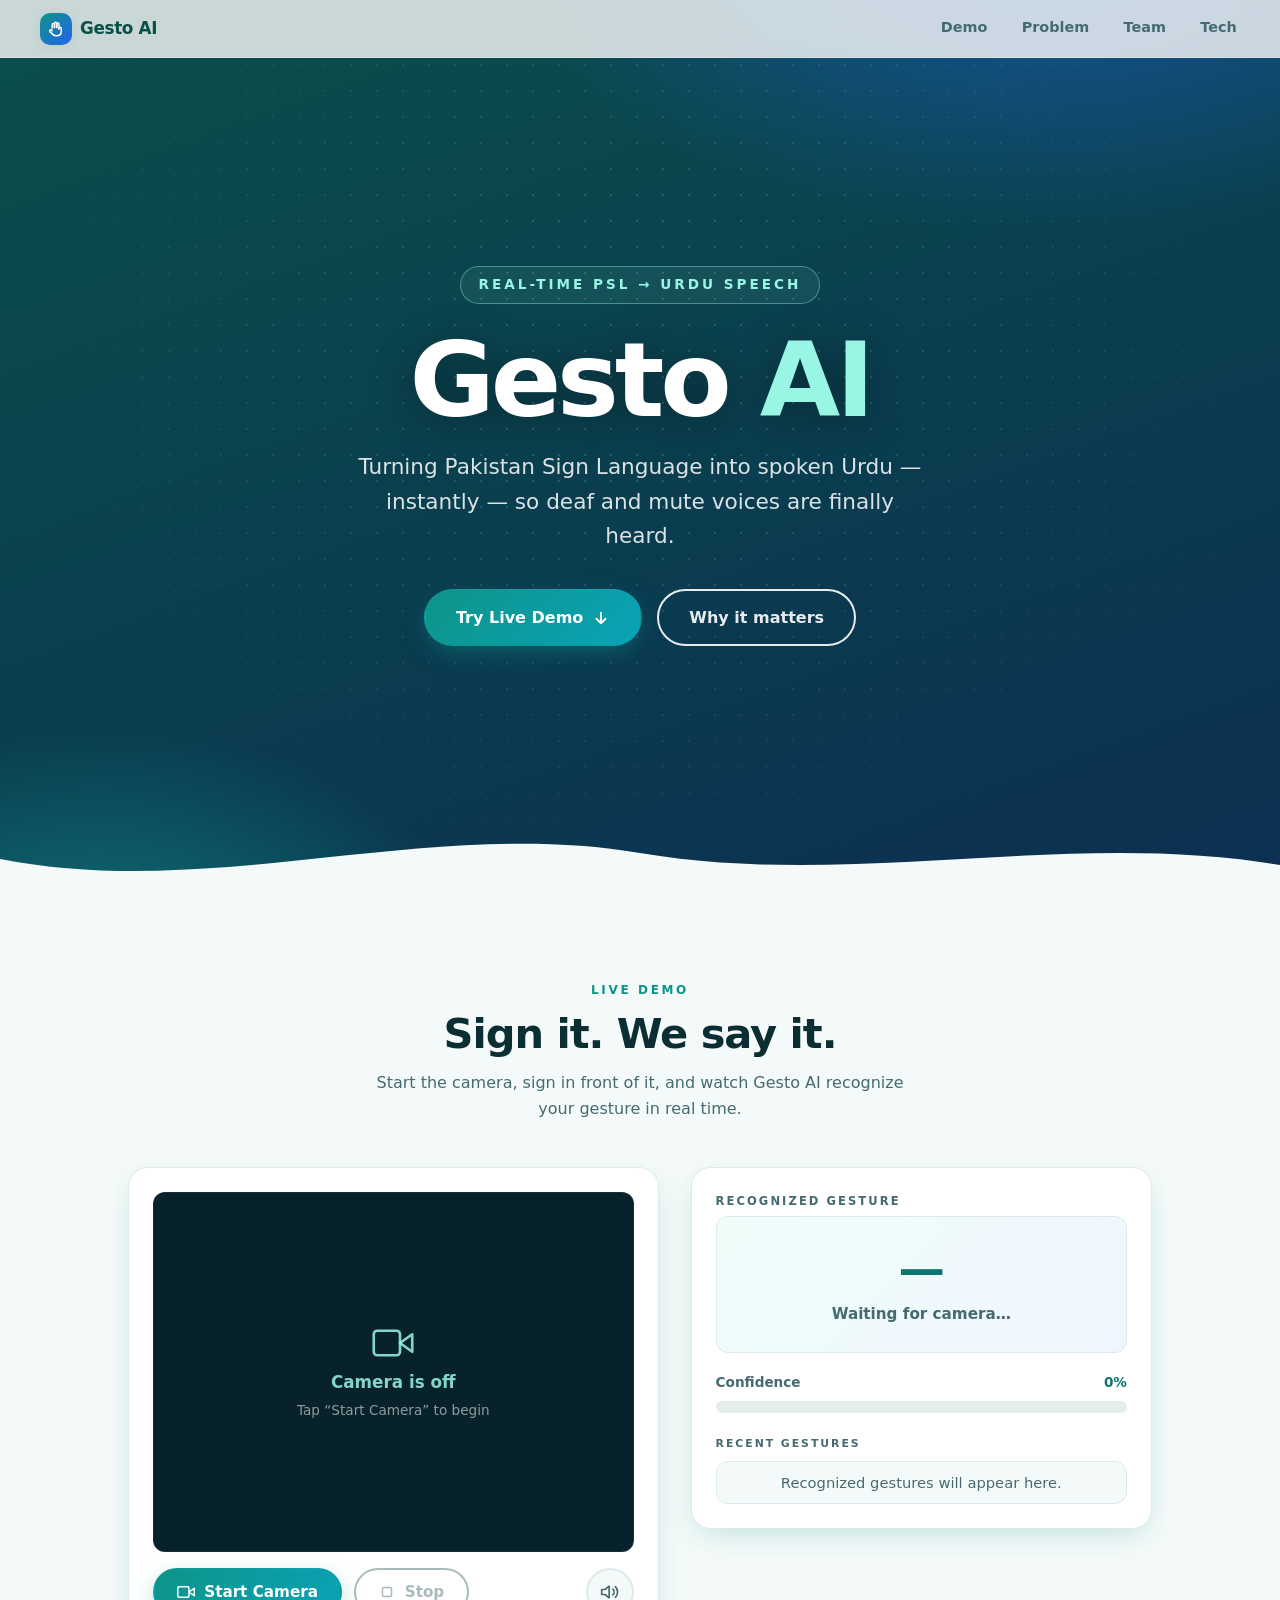
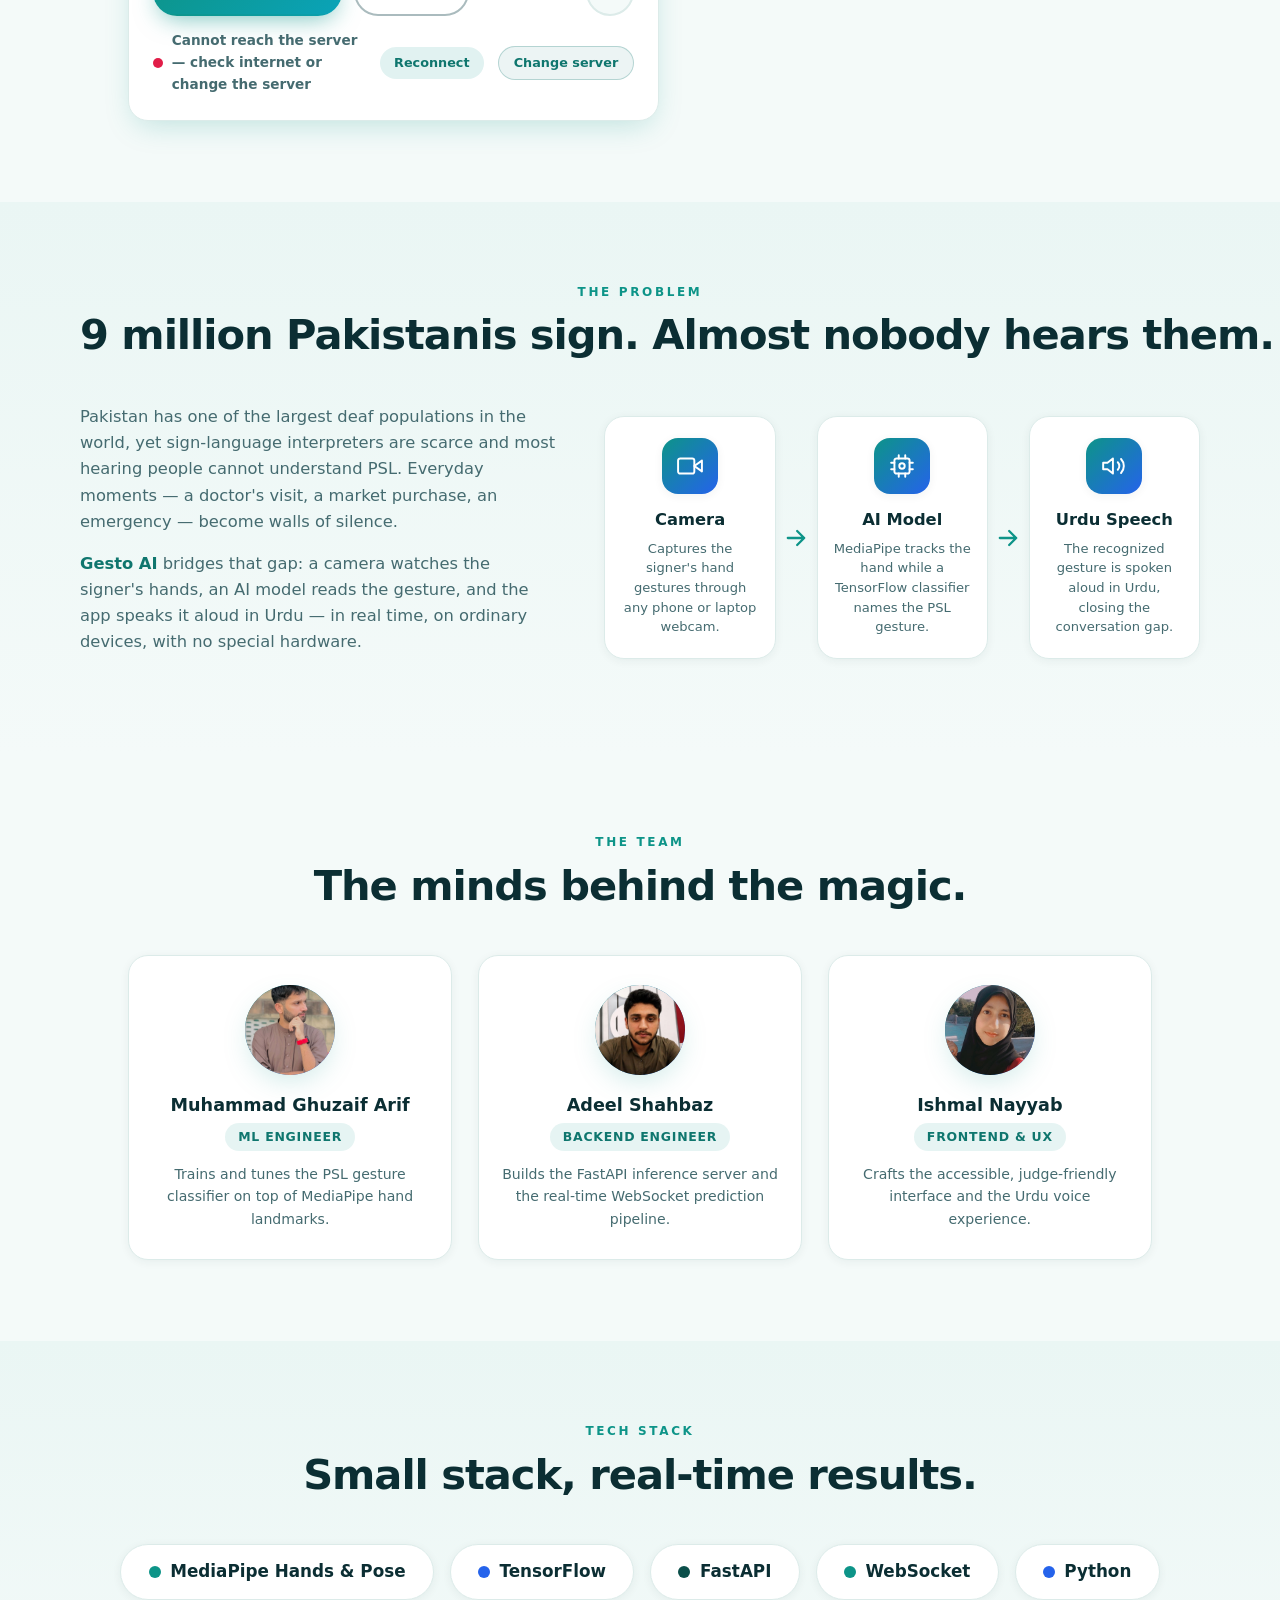
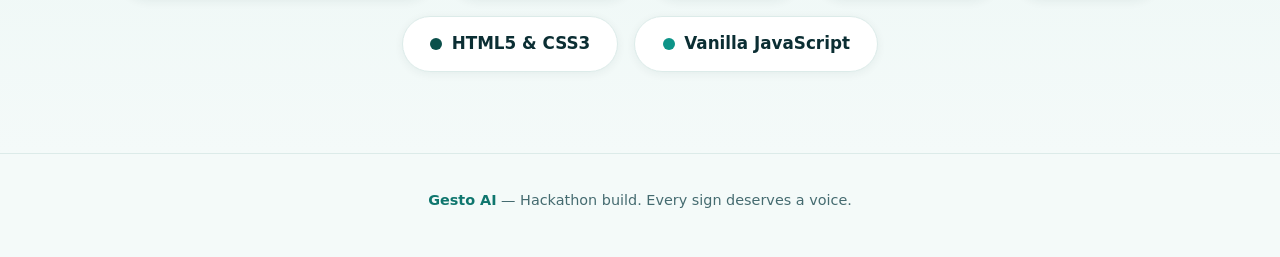
<file: chat-1/gesto-ai/frontend/index.html>
<!DOCTYPE html>
<html lang="en">
<head>
  <meta charset="UTF-8" />
  <meta name="viewport" content="width=device-width, initial-scale=1.0, viewport-fit=cover" />
  <meta name="description" content="Gesto AI — real-time Pakistan Sign Language to Urdu speech translation for deaf and mute individuals." />
  <title>Gesto AI — Pakistan Sign Language to Urdu Speech</title>
  <link rel="stylesheet" href="style.css" />
</head>
<body>

  <!-- ============ STICKY NAV ============ -->
  <header class="nav">
    <a class="nav__brand" href="#hero" aria-label="Gesto AI home">
      <span class="nav__brand-mark" aria-hidden="true">
        <svg viewBox="0 0 24 24" width="18" height="18" fill="none" stroke="currentColor" stroke-width="2" stroke-linecap="round" stroke-linejoin="round">
          <path d="M7 11V6a1.5 1.5 0 0 1 3 0v4"/>
          <path d="M10 10V4.5a1.5 1.5 0 0 1 3 0V10"/>
          <path d="M13 10V5.5a1.5 1.5 0 0 1 3 0V12"/>
          <path d="M16 12v-1a1.5 1.5 0 0 1 3 0v4c0 3.5-2.5 6-6 6h-1c-2 0-3.2-.7-4.3-1.8L4 15.5c-.6-.6-.6-1.5 0-2.1.6-.6 1.5-.6 2.1 0L7 14.3"/>
        </svg>
      </span>
      Gesto&nbsp;AI
    </a>
    <nav class="nav__links" aria-label="Sections">
      <a href="#demo">Demo</a>
      <a href="#about">Problem</a>
      <a href="#team">Team</a>
      <a href="#tech">Tech</a>
    </nav>
  </header>

  <main>

    <!-- ============ 1. HERO ============ -->
    <section id="hero" class="hero" aria-labelledby="hero-title">
      <div class="hero__bg" aria-hidden="true"></div>

      <div class="hero__content">
        <p class="hero__eyebrow reveal">Real-time PSL &rarr; Urdu Speech</p>
        <h1 id="hero-title" class="hero__title reveal d1">Gesto <span>AI</span></h1>
        <p class="hero__tagline reveal d2">
          Turning Pakistan Sign Language into spoken Urdu — instantly —
          so deaf and mute voices are finally heard.
        </p>
        <div class="hero__actions reveal d3">
          <a href="#demo" class="btn btn--primary" id="hero-cta">
            Try Live Demo
            <svg viewBox="0 0 24 24" width="18" height="18" fill="none" stroke="currentColor" stroke-width="2.5" stroke-linecap="round" stroke-linejoin="round" aria-hidden="true"><path d="M12 5v14m0 0 6-6m-6 6-6-6"/></svg>
          </a>
          <a href="#about" class="btn btn--ghost">Why it matters</a>
        </div>
      </div>

      <div class="hero__wave" aria-hidden="true">
        <svg viewBox="0 0 1440 90" preserveAspectRatio="none"><path d="M0,48 C240,90 480,6 720,42 C960,78 1200,18 1440,54 L1440,90 L0,90 Z" fill="var(--surface)"/></svg>
      </div>
    </section>

    <!-- ============ 2. LIVE DEMO ============ -->
    <section id="demo" class="section demo" aria-labelledby="demo-title">
      <div class="section__head">
        <p class="section__eyebrow">Live Demo</p>
        <h2 id="demo-title" class="section__title">Sign it. We say it.</h2>
        <p class="section__sub">Start the camera, sign in front of it, and watch Gesto AI recognize your gesture in real time.</p>
      </div>

      <div class="demo__grid">

        <!-- Camera panel -->
        <div class="panel demo__camera-panel">
          <div class="demo__camera">
            <video id="webcam" autoplay playsinline muted aria-label="Webcam preview of the signer"></video>
            <div class="demo__camera-overlay" id="camera-placeholder">
              <svg viewBox="0 0 24 24" width="42" height="42" fill="none" stroke="currentColor" stroke-width="1.5" stroke-linecap="round" stroke-linejoin="round" aria-hidden="true">
                <path d="M23 7l-7 5 7 5V7z"/><rect x="1" y="5" width="15" height="14" rx="2"/>
              </svg>
              <p>Camera is off</p>
              <span>Tap “Start Camera” to begin</span>
            </div>
            <div class="demo__scanline" id="scanline" aria-hidden="true"></div>
          </div>

          <div class="demo__controls">
            <button id="start-camera" class="btn btn--primary btn--tap">
              <svg viewBox="0 0 24 24" width="18" height="18" fill="none" stroke="currentColor" stroke-width="2" stroke-linecap="round" stroke-linejoin="round" aria-hidden="true"><path d="M23 7l-7 5 7 5V7z"/><rect x="1" y="5" width="15" height="14" rx="2"/></svg>
              Start Camera
            </button>
            <button id="stop-camera" class="btn btn--ghost btn--tap" disabled>
              <svg viewBox="0 0 24 24" width="18" height="18" fill="none" stroke="currentColor" stroke-width="2" stroke-linecap="round" stroke-linejoin="round" aria-hidden="true"><rect x="6" y="6" width="12" height="12" rx="2"/></svg>
              Stop
            </button>
            <button id="speaker-btn" class="speaker-btn" aria-label="Toggle Urdu voice output" aria-pressed="false" title="Urdu voice off">
              <svg viewBox="0 0 24 24" width="20" height="20" fill="none" stroke="currentColor" stroke-width="2" stroke-linecap="round" stroke-linejoin="round" aria-hidden="true">
                <path d="M11 5 6 9H2v6h4l5 4V5z"/><path class="speaker-wave" d="M15.5 8.5a5 5 0 0 1 0 7"/><path class="speaker-wave" d="M18.5 5.5a9.5 9.5 0 0 1 0 13"/>
              </svg>
              <span class="speaker-btn__tip" role="tooltip">Toggle Urdu voice</span>
            </button>
          </div>

          <p class="demo__conn" id="conn-status" role="status">
            <span class="conn-dot" id="conn-dot"></span>
            <span id="conn-text">Server disconnected</span>
            <button id="reconnect-btn" class="conn-retry" hidden>Reconnect</button>
            <button id="change-server-btn" class="conn-retry" hidden>Change server</button>
          </p>
        </div>

        <!-- Results panel -->
        <div class="panel demo__results-panel">
          <p class="results__label">Recognized Gesture</p>

          <div class="results__gesture-wrap" aria-live="polite">
            <p class="results__gesture" id="gesture-name">&mdash;</p>
            <p class="results__status" id="status-line">Waiting for camera&hellip;</p>
          </div>

          <div class="results__confidence">
            <div class="results__confidence-head">
              <span>Confidence</span>
              <span id="confidence-pct" class="results__pct">0%</span>
            </div>
            <div class="progress" role="progressbar" aria-label="Recognition confidence"
                 aria-valuemin="0" aria-valuemax="100" aria-valuenow="0" id="progress-wrap">
              <div class="progress__fill" id="progress-fill"></div>
            </div>
          </div>

          <div class="results__history">
            <p class="results__label results__label--small">Recent Gestures</p>
            <ul class="history-list" id="history-list" aria-live="polite">
              <li class="history-list__empty" id="history-empty">Recognized gestures will appear here.</li>
            </ul>
          </div>
        </div>

      </div>
    </section>

    <!-- ============ 3. PROBLEM / ABOUT ============ -->
    <section id="about" class="section section--alt" aria-labelledby="about-title">
      <div class="section__head">
        <p class="section__eyebrow">The Problem</p>
        <h2 id="about-title" class="section__title">9 million Pakistanis sign. Almost nobody hears them.</h2>
      </div>

      <div class="about__grid">
        <div class="about__text">
          <p>
            Pakistan has one of the largest deaf populations in the world, yet sign-language
            interpreters are scarce and most hearing people cannot understand PSL. Everyday
            moments — a doctor's visit, a market purchase, an emergency — become walls of silence.
          </p>
          <p>
            <strong>Gesto AI</strong> bridges that gap: a camera watches the signer's hands, an
            AI model reads the gesture, and the app speaks it aloud in Urdu — in real time,
            on ordinary devices, with no special hardware.
          </p>
        </div>

        <ol class="steps" aria-label="How Gesto AI works">
          <li class="step">
            <div class="step__icon" aria-hidden="true">
              <svg viewBox="0 0 24 24" width="26" height="26" fill="none" stroke="currentColor" stroke-width="1.8" stroke-linecap="round" stroke-linejoin="round"><path d="M23 7l-7 5 7 5V7z"/><rect x="1" y="5" width="15" height="14" rx="2"/></svg>
            </div>
            <h3>Camera</h3>
            <p>Captures the signer's hand gestures through any phone or laptop webcam.</p>
          </li>
          <li class="step-arrow" aria-hidden="true">
            <svg viewBox="0 0 24 24" width="28" height="28" fill="none" stroke="currentColor" stroke-width="2" stroke-linecap="round" stroke-linejoin="round"><path d="M5 12h14m0 0-6-6m6 6-6 6"/></svg>
          </li>
          <li class="step">
            <div class="step__icon" aria-hidden="true">
              <svg viewBox="0 0 24 24" width="26" height="26" fill="none" stroke="currentColor" stroke-width="1.8" stroke-linecap="round" stroke-linejoin="round"><rect x="5" y="5" width="14" height="14" rx="2"/><path d="M9 2v3M15 2v3M9 19v3M15 19v3M2 9h3M2 15h3M19 9h3M19 15h3"/><circle cx="12" cy="12" r="2.5"/></svg>
            </div>
            <h3>AI Model</h3>
            <p>MediaPipe tracks the hand while a TensorFlow classifier names the PSL gesture.</p>
          </li>
          <li class="step-arrow" aria-hidden="true">
            <svg viewBox="0 0 24 24" width="28" height="28" fill="none" stroke="currentColor" stroke-width="2" stroke-linecap="round" stroke-linejoin="round"><path d="M5 12h14m0 0-6-6m6 6-6 6"/></svg>
          </li>
          <li class="step">
            <div class="step__icon" aria-hidden="true">
              <svg viewBox="0 0 24 24" width="26" height="26" fill="none" stroke="currentColor" stroke-width="1.8" stroke-linecap="round" stroke-linejoin="round"><path d="M11 5 6 9H2v6h4l5 4V5z"/><path d="M15.5 8.5a5 5 0 0 1 0 7"/><path d="M18.5 5.5a9.5 9.5 0 0 1 0 13"/></svg>
            </div>
            <h3>Urdu Speech</h3>
            <p>The recognized gesture is spoken aloud in Urdu, closing the conversation gap.</p>
          </li>
        </ol>
      </div>
    </section>

    
        <!-- ============ 4. TEAM ============ -->
    <section id="team" class="section" aria-labelledby="team-title">
      <div class="section__head">
        <p class="section__eyebrow">The Team</p>
        <h2 id="team-title" class="section__title">The minds behind the magic.</h2>
      </div>

      <div class="team__grid">
        <article class="member">
          <div class="member__avatar">
            <img src="team/ghuzaif.jpeg" alt="Muhammad Ghuzaif Arif" />
          </div>
          <h3>Muhammad Ghuzaif Arif</h3>
          <p class="member__role">ML Engineer</p>
          <p class="member__desc">Trains and tunes the PSL gesture classifier on top of MediaPipe hand landmarks.</p>
        </article>
        <article class="member">
          <div class="member__avatar">
            <img src="team/adeel.jpeg" alt="Adeel Shahbaz" />
          </div>
          <h3>Adeel Shahbaz</h3>
          <p class="member__role">Backend Engineer</p>
          <p class="member__desc">Builds the FastAPI inference server and the real-time WebSocket prediction pipeline.</p>
        </article>
        <article class="member">
          <div class="member__avatar">
            <img src="team/ishmal.jpeg" alt="Ishmal Nayyab" />
          </div>
          <h3>Ishmal Nayyab</h3>
          <p class="member__role">Frontend &amp; UX</p>
          <p class="member__desc">Crafts the accessible, judge-friendly interface and the Urdu voice experience.</p>
        </article>
      </div>
    </section>

         <!-- ============ 5. TECH STACK ============ -->
    <section id="tech" class="section section--alt" aria-labelledby="tech-title">
      <div class="section__head">
        <p class="section__eyebrow">Tech Stack</p>
        <h2 id="tech-title" class="section__title">Small stack, real-time results.</h2>
      </div>
      <ul class="badges" aria-label="Technologies used">
        <li class="badge"><span class="badge__dot badge__dot--teal" aria-hidden="true"></span>MediaPipe Hands &amp; Pose</li>
        <li class="badge"><span class="badge__dot badge__dot--blue" aria-hidden="true"></span>TensorFlow</li>
        <li class="badge"><span class="badge__dot badge__dot--deep" aria-hidden="true"></span>FastAPI</li>
        <li class="badge"><span class="badge__dot badge__dot--teal" aria-hidden="true"></span>WebSocket</li>
        <li class="badge"><span class="badge__dot badge__dot--blue" aria-hidden="true"></span>Python</li>
        <li class="badge"><span class="badge__dot badge__dot--deep" aria-hidden="true"></span>HTML5 &amp; CSS3</li>
        <li class="badge"><span class="badge__dot badge__dot--teal" aria-hidden="true"></span>Vanilla JavaScript</li>
      </ul>
    </section>
  </main>
  <footer class="footer">
    <p><strong>Gesto AI</strong> &mdash; Hackathon build. Every sign deserves a voice.</p>
  </footer>
  <script src="script.js"></script>
</body>
</html>
</file>
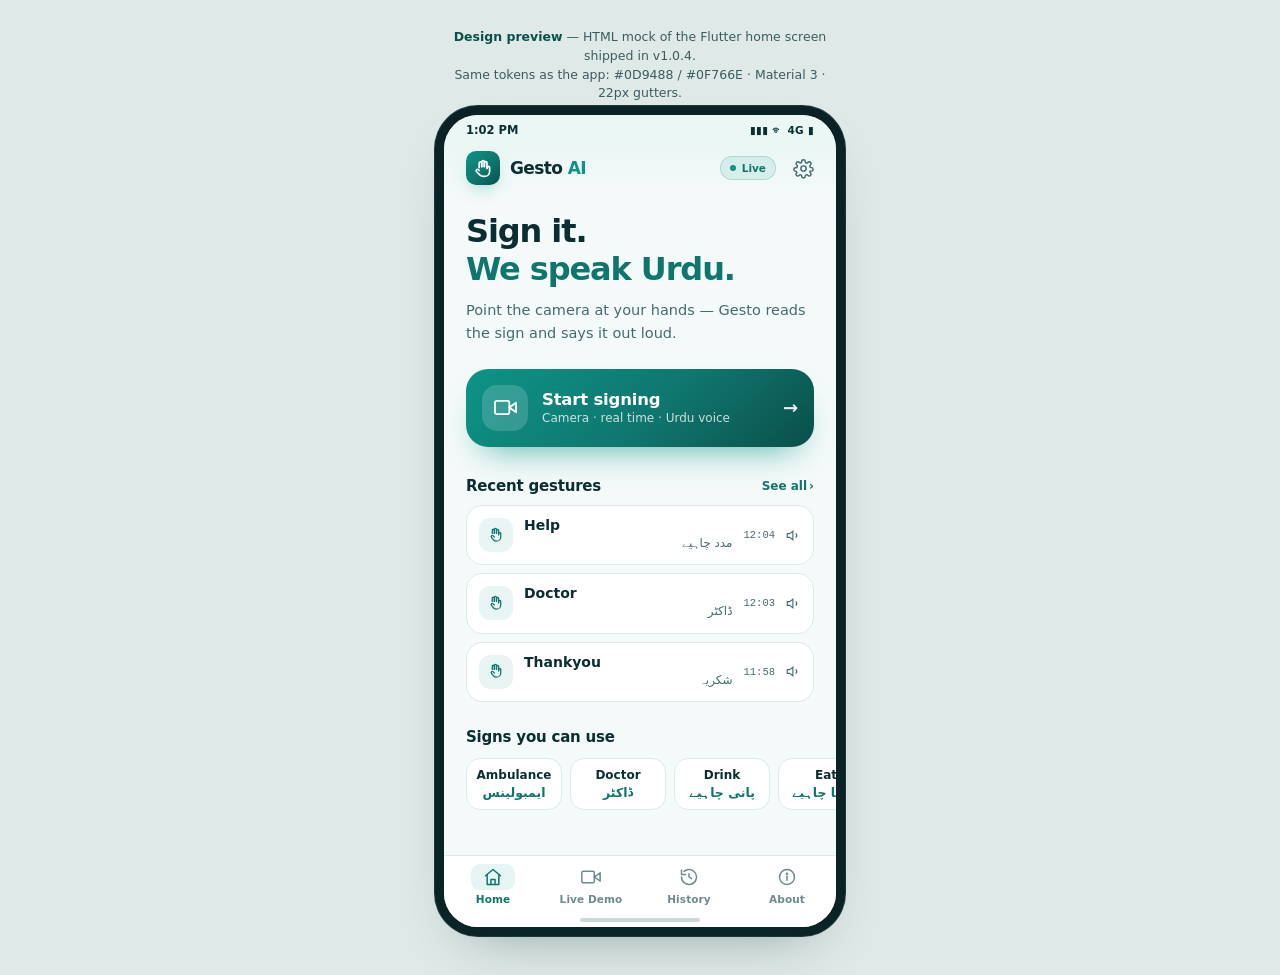
<file: chat-1/gesto-ai/mobile/docs/preview/index.html>
<!DOCTYPE html>
<html lang="en">
<head>
<meta charset="utf-8" />
<meta name="viewport" content="width=device-width, initial-scale=1" />
<title>Gesto AI — Home (v1.0.4 preview)</title>
<style>
  :root{
    --ink:#0B2E33; --ink-soft:#456B70; --teal:#0D9488; --teal-deep:#0F766E;
    --teal-dark:#0B4F4A; --aqua:#99F6E4; --surface:#F4FAF9; --card:#fff;
    --line:#DCEBE9; --danger:#E11D48; --amber:#D97706;
  }
  *{box-sizing:border-box;margin:0;padding:0}
  body{
    font-family:"Segoe UI",system-ui,-apple-system,"Noto Sans",Arial,sans-serif;
    background:#dfeae8;color:var(--ink);display:flex;justify-content:center;
    padding:28px 16px 48px;min-height:100vh;
  }
  .wrap{width:392px}
  .caption{
    font-size:12.5px;color:#3d5a5e;text-align:center;margin-bottom:12px;line-height:1.5;
  }
  .caption b{color:#0B4F4A}
  .phone{
    width:392px;height:812px;background:var(--surface);border-radius:34px;overflow:hidden;
    box-shadow:0 26px 60px -24px rgba(11,46,51,.45),0 0 0 9px #0b2326,0 0 0 10px #1d3a3d;
    display:flex;flex-direction:column;position:relative;
  }
  /* status bar */
  .statusbar{
    height:30px;display:flex;align-items:center;justify-content:space-between;
    padding:0 22px;font-size:11.5px;font-weight:600;color:var(--ink);
    background:#EAF7F4;
  }
  .statusbar .right{display:flex;gap:6px;align-items:center;font-size:10.5px;letter-spacing:.3px}
  .scroll{flex:1;overflow-y:auto;overflow-x:hidden}
  .scroll::-webkit-scrollbar{width:0}

  /* header */
  header{
    background:linear-gradient(#EAF7F4,var(--surface));
    padding:6px 16px 10px 22px;display:flex;align-items:center;gap:10px;
  }
  .brandmark{
    width:34px;height:34px;border-radius:10px;
    background:linear-gradient(135deg,var(--teal),var(--teal-deep) 55%,var(--teal-dark));
    display:grid;place-items:center;box-shadow:0 8px 18px -8px rgba(13,148,136,.55);
  }
  .brandmark svg{width:21px;height:21px;stroke:#fff;fill:none;stroke-width:1.9;stroke-linecap:round;stroke-linejoin:round}
  .brandtitle{font-size:17px;font-weight:900;letter-spacing:-.6px}
  .brandtitle span{color:var(--teal)}
  .spacer{flex:1}
  .pill{
    display:flex;align-items:center;gap:6px;padding:5px 9px;border-radius:999px;
    background:rgba(13,148,136,.10);border:1px solid rgba(13,148,136,.22);
    font-size:10.5px;font-weight:800;color:var(--teal-deep);
  }
  .dot{width:6px;height:6px;border-radius:50%;background:var(--teal)}
  .gear{width:34px;height:34px;display:grid;place-items:center;color:var(--ink-soft)}
  .gear svg{width:21px;height:21px;stroke:currentColor;fill:none;stroke-width:1.7}

  /* body */
  main{padding:18px 22px 0}
  h1{font-size:32px;line-height:1.18;font-weight:900;letter-spacing:-1.1px}
  h1 .accent{color:var(--teal-deep)}
  .tagline{margin-top:10px;font-size:14.5px;line-height:1.6;color:var(--ink-soft)}

  /* CTA */
  .cta{
    margin-top:24px;border-radius:22px;padding:16px;display:flex;align-items:center;gap:14px;
    background:linear-gradient(135deg,var(--teal),var(--teal-deep) 55%,var(--teal-dark));
    color:#fff;box-shadow:0 18px 34px -18px rgba(13,148,136,.75);cursor:pointer;
  }
  .cta .glyph{
    width:46px;height:46px;border-radius:15px;background:rgba(255,255,255,.16);
    display:grid;place-items:center;flex:none;
  }
  .cta .glyph svg{width:23px;height:23px;stroke:#fff;fill:none;stroke-width:1.9;stroke-linecap:round;stroke-linejoin:round}
  .cta .text{flex:1}
  .cta .title{font-size:16.5px;font-weight:800;letter-spacing:-.2px}
  .cta .sub{font-size:12px;color:rgba(255,255,255,.78);margin-top:2px}
  .cta .arrow{color:rgba(255,255,255,.9);font-size:18px;font-weight:700}

  /* section */
  .sechead{display:flex;align-items:center;margin:30px 0 10px}
  .sechead h2{font-size:15px;font-weight:700;letter-spacing:-.2px}
  .sechead .more{
    margin-left:auto;font-size:12px;font-weight:700;color:var(--teal-deep);
    display:flex;align-items:center;gap:2px;
  }
  .sechead.tight{margin:26px 0 12px}

  /* rows */
  .row{
    display:flex;align-items:center;gap:11px;background:var(--card);
    border:1px solid var(--line);border-radius:16px;padding:11px 12px;margin-bottom:8px;
  }
  .row .icon{
    width:34px;height:34px;border-radius:11px;background:rgba(13,148,136,.09);
    display:grid;place-items:center;flex:none;color:var(--teal-deep);
  }
  .row .icon svg{width:17px;height:17px;stroke:currentColor;fill:none;stroke-width:1.8;stroke-linecap:round;stroke-linejoin:round}
  .row .body{flex:1;min-width:0}
  .row .en{font-size:14px;font-weight:700}
  .row .ur{font-size:12px;line-height:1.7;color:var(--ink-soft);direction:rtl;text-align:right;white-space:nowrap;overflow:hidden;text-overflow:ellipsis}
  .row .time{font-family:ui-monospace,monospace;font-size:10.5px;color:var(--ink-soft)}
  .row .speak{color:var(--ink-soft);display:grid;place-items:center}
  .row .speak svg{width:15px;height:15px;stroke:currentColor;fill:none;stroke-width:1.8}

  /* gesture strip */
  .strip{display:flex;gap:8px;overflow-x:auto;padding:0 22px 22px;scrollbar-width:none}
  .strip::-webkit-scrollbar{display:none}
  .chip{
    flex:none;width:96px;background:var(--card);border:1px solid var(--line);
    border-radius:14px;padding:9px 8px;text-align:center;
  }
  .chip .en{font-size:12px;font-weight:700;white-space:nowrap;overflow:hidden;text-overflow:ellipsis}
  .chip .ur{font-size:12.5px;font-weight:600;color:var(--teal-deep);margin-top:3px;direction:rtl;white-space:nowrap;overflow:hidden;text-overflow:ellipsis}

  /* bottom bar */
  nav{
    height:58px;background:var(--card);border-top:1px solid var(--line);
    display:flex;flex:none;
  }
  .tab{flex:1;display:flex;flex-direction:column;align-items:center;justify-content:center;gap:3px;color:rgba(69,107,112,.78)}
  .tab .ico{padding:3px 12px;border-radius:9px;display:grid;place-items:center}
  .tab .ico svg{width:20px;height:20px;stroke:currentColor;fill:none;stroke-width:1.8;stroke-linecap:round;stroke-linejoin:round}
  .tab span{font-size:10.5px;font-weight:600;letter-spacing:.1px}
  .tab.active{color:var(--teal-deep)}
  .tab.active .ico{background:rgba(13,148,136,.10)}
  .tab.active span{font-weight:800}
  .homebar{height:14px;background:var(--card);display:grid;place-items:center;flex:none}
  .homebar i{width:120px;height:4px;border-radius:99px;background:#c9dad7;display:block}
</style>
</head>
<body>
<div class="wrap">
  <p class="caption">
    <b>Design preview</b> — HTML mock of the Flutter home screen shipped in v1.0.4.<br/>
    Same tokens as the app: #0D9488 / #0F766E · Material 3 · 22px gutters.
  </p>

  <div class="phone">
    <div class="statusbar">
      <span>1:02 PM</span>
      <span class="right">▮▮▮ ᯤ 4G ▮</span>
    </div>

    <div class="scroll">
      <header>
        <div class="brandmark">
          <svg viewBox="0 0 24 24"><path d="M7 11V6a1.5 1.5 0 0 1 3 0v4"/><path d="M10 10V4.5a1.5 1.5 0 0 1 3 0V10"/><path d="M13 10V5.5a1.5 1.5 0 0 1 3 0V12"/><path d="M16 12v-1a1.5 1.5 0 0 1 3 0v4c0 3.5-2.5 6-6 6h-1c-2 0-3.2-.7-4.3-1.8L4 15.5c-.6-.6-.6-1.5 0-2.1.6-.6 1.5-.6 2.1 0L7 14.3"/></svg>
        </div>
        <div class="brandtitle">Gesto <span>AI</span></div>
        <div class="spacer"></div>
        <div class="pill"><i class="dot"></i>Live</div>
        <div class="gear">
          <svg viewBox="0 0 24 24"><circle cx="12" cy="12" r="3"/><path d="M19.4 15a1.7 1.7 0 0 0 .3 1.9l.1.1a2 2 0 1 1-2.8 2.8l-.1-.1a1.7 1.7 0 0 0-2.9 1.2 2 2 0 1 1-4 0 1.7 1.7 0 0 0-2.9-1.2l-.1.1a2 2 0 1 1-2.8-2.8l.1-.1A1.7 1.7 0 0 0 3 15a2 2 0 1 1 0-4 1.7 1.7 0 0 0 1.5-2.9l-.1-.1a2 2 0 1 1 2.8-2.8l.1.1A1.7 1.7 0 0 0 10 4.1a2 2 0 1 1 4 0 1.7 1.7 0 0 0 2.9 1.2l.1-.1a2 2 0 1 1 2.8 2.8l-.1.1A1.7 1.7 0 0 0 21 11a2 2 0 1 1 0 4z"/></svg>
        </div>
      </header>

      <main>
        <h1>Sign it.<br/><span class="accent">We speak Urdu.</span></h1>
        <p class="tagline">Point the camera at your hands — Gesto reads the sign and says it out loud.</p>

        <div class="cta">
          <div class="glyph">
            <svg viewBox="0 0 24 24"><path d="M23 7l-7 5 7 5V7z"/><rect x="1" y="5" width="15" height="14" rx="2"/></svg>
          </div>
          <div class="text">
            <div class="title">Start signing</div>
            <div class="sub">Camera · real time · Urdu voice</div>
          </div>
          <div class="arrow">→</div>
        </div>

        <div class="sechead">
          <h2>Recent gestures</h2>
          <div class="more">See all <span>›</span></div>
        </div>

        <div class="row">
          <div class="icon"><svg viewBox="0 0 24 24"><path d="M6 9V4.5a1.5 1.5 0 0 1 3 0V9"/><path d="M9 9V3.5a1.5 1.5 0 0 1 3 0V9"/><path d="M12 9V5a1.5 1.5 0 0 1 3 0v6"/><path d="M15 11V9a1.5 1.5 0 0 1 3 0v5c0 3.3-2.7 6-6 6-1.6 0-2.9-.6-4-1.6L5 14.5c-.6-.6-.6-1.5 0-2.1.6-.6 1.5-.6 2.1 0L9 14"/></svg></div>
          <div class="body">
            <div class="en">Help</div>
            <div class="ur">مدد چاہیے</div>
          </div>
          <div class="time">12:04</div>
          <div class="speak"><svg viewBox="0 0 24 24"><path d="M11 5 6 9H2v6h4l5 4V5z"/><path d="M15.5 8.5a5 5 0 0 1 0 7"/></svg></div>
        </div>

        <div class="row">
          <div class="icon"><svg viewBox="0 0 24 24"><path d="M6 9V4.5a1.5 1.5 0 0 1 3 0V9"/><path d="M9 9V3.5a1.5 1.5 0 0 1 3 0V9"/><path d="M12 9V5a1.5 1.5 0 0 1 3 0v6"/><path d="M15 11V9a1.5 1.5 0 0 1 3 0v5c0 3.3-2.7 6-6 6-1.6 0-2.9-.6-4-1.6L5 14.5c-.6-.6-.6-1.5 0-2.1.6-.6 1.5-.6 2.1 0L9 14"/></svg></div>
          <div class="body">
            <div class="en">Doctor</div>
            <div class="ur">ڈاکٹر</div>
          </div>
          <div class="time">12:03</div>
          <div class="speak"><svg viewBox="0 0 24 24"><path d="M11 5 6 9H2v6h4l5 4V5z"/><path d="M15.5 8.5a5 5 0 0 1 0 7"/></svg></div>
        </div>

        <div class="row">
          <div class="icon"><svg viewBox="0 0 24 24"><path d="M6 9V4.5a1.5 1.5 0 0 1 3 0V9"/><path d="M9 9V3.5a1.5 1.5 0 0 1 3 0V9"/><path d="M12 9V5a1.5 1.5 0 0 1 3 0v6"/><path d="M15 11V9a1.5 1.5 0 0 1 3 0v5c0 3.3-2.7 6-6 6-1.6 0-2.9-.6-4-1.6L5 14.5c-.6-.6-.6-1.5 0-2.1.6-.6 1.5-.6 2.1 0L9 14"/></svg></div>
          <div class="body">
            <div class="en">Thankyou</div>
            <div class="ur">شکریہ</div>
          </div>
          <div class="time">11:58</div>
          <div class="speak"><svg viewBox="0 0 24 24"><path d="M11 5 6 9H2v6h4l5 4V5z"/><path d="M15.5 8.5a5 5 0 0 1 0 7"/></svg></div>
        </div>

        <div class="sechead tight">
          <h2>Signs you can use</h2>
        </div>
      </main>

      <div class="strip">
        <div class="chip"><div class="en">Ambulance</div><div class="ur">ایمبولینس</div></div>
        <div class="chip"><div class="en">Doctor</div><div class="ur">ڈاکٹر</div></div>
        <div class="chip"><div class="en">Drink</div><div class="ur">پانی چاہیے</div></div>
        <div class="chip"><div class="en">Eat</div><div class="ur">کھانا چاہیے</div></div>
        <div class="chip"><div class="en">Good</div><div class="ur">اچھا</div></div>
        <div class="chip"><div class="en">Help</div><div class="ur">مدد چاہیے</div></div>
      </div>
    </div>

    <nav>
      <div class="tab active">
        <div class="ico"><svg viewBox="0 0 24 24"><path d="M3 10.5 12 3l9 7.5"/><path d="M5 9.5V21h14V9.5"/><path d="M9.5 21v-6h5v6"/></svg></div>
        <span>Home</span>
      </div>
      <div class="tab">
        <div class="ico"><svg viewBox="0 0 24 24"><path d="M23 7l-7 5 7 5V7z"/><rect x="1" y="5" width="15" height="14" rx="2"/></svg></div>
        <span>Live Demo</span>
      </div>
      <div class="tab">
        <div class="ico"><svg viewBox="0 0 24 24"><path d="M3 12a9 9 0 1 0 3-6.7"/><path d="M3 4v5h5"/><path d="M12 8v4l3 2"/></svg></div>
        <span>History</span>
      </div>
      <div class="tab">
        <div class="ico"><svg viewBox="0 0 24 24"><circle cx="12" cy="12" r="9"/><path d="M12 11v5"/><circle cx="12" cy="8" r=".6" fill="currentColor"/></svg></div>
        <span>About</span>
      </div>
    </nav>
    <div class="homebar"><i></i></div>
  </div>
</div>
</body>
</html>
</file>
<file: chat-1/gesto-ai/frontend/style.css>
/* ==========================================================================
   Gesto AI — hackathon single-page frontend
   Palette: calming teal / ocean blue on white. System fonts (offline-safe).
   ========================================================================== */

/* ---------- Design tokens ---------- */
:root {
  --ink: #0b2e33;            /* deep teal-black text */
  --ink-soft: #456b70;       /* secondary text */
  --teal: #0d9488;           /* primary teal */
  --teal-deep: #0f766e;      /* dark teal */
  --teal-dark: #0b4f4a;      /* hero gradient end */
  --blue: #2563eb;           /* ocean blue accent */
  --aqua: #99f6e4;           /* pale teal accent */
  --surface: #f4faf9;        /* page background */
  --card: #ffffff;
  --line: #dcebe9;
  --danger: #e11d48;
  --amber: #d97706;
  --radius: 20px;
  --radius-sm: 12px;
  --shadow-sm: 0 2px 10px rgba(11, 46, 51, 0.06);
  --shadow-md: 0 10px 30px -8px rgba(13, 148, 136, 0.25);
  --shadow-lg: 0 24px 60px -20px rgba(11, 46, 51, 0.35);
  --font-body: "Segoe UI", system-ui, -apple-system, "Helvetica Neue",
               "Noto Sans", Arial, sans-serif;
  --font-display: "Segoe UI Variable Display", "Segoe UI", system-ui,
                  -apple-system, "Helvetica Neue", Arial, sans-serif;
}

/* ---------- Base ---------- */
* { box-sizing: border-box; margin: 0; padding: 0; }

html { scroll-behavior: smooth; }

body {
  font-family: var(--font-body);
  background: var(--surface);
  color: var(--ink);
  line-height: 1.6;
  -webkit-font-smoothing: antialiased;
  overflow-x: hidden;
}

img, svg { display: block; }

::selection { background: var(--aqua); color: var(--teal-dark); }

a { color: inherit; text-decoration: none; }

:focus-visible {
  outline: 3px solid var(--blue);
  outline-offset: 3px;
  border-radius: 6px;
}

/* ---------- Sticky nav ---------- */
.nav {
  position: fixed;
  inset: 0 0 auto 0;
  z-index: 50;
  display: flex;
  align-items: center;
  justify-content: space-between;
  gap: 1rem;
  padding: 0.65rem clamp(1rem, 4vw, 2.5rem);
  background: rgba(255, 255, 255, 0.78);
  backdrop-filter: blur(12px);
  -webkit-backdrop-filter: blur(12px);
  border-bottom: 1px solid rgba(220, 235, 233, 0.6);
}

.nav__brand {
  display: inline-flex;
  align-items: center;
  gap: 0.5rem;
  font-family: var(--font-display);
  font-weight: 800;
  font-size: 1.05rem;
  letter-spacing: -0.02em;
  color: var(--teal-dark);
}

.nav__brand-mark {
  display: grid;
  place-items: center;
  width: 32px;
  height: 32px;
  border-radius: 10px;
  color: #fff;
  background: linear-gradient(135deg, var(--teal), var(--blue));
  box-shadow: var(--shadow-sm);
}

.nav__links { display: flex; gap: clamp(0.75rem, 2.5vw, 1.75rem); }

.nav__links a {
  font-size: 0.9rem;
  font-weight: 600;
  color: var(--ink-soft);
  padding: 0.35rem 0.2rem;
  border-bottom: 2px solid transparent;
  transition: color 0.2s ease, border-color 0.2s ease;
}

.nav__links a:hover { color: var(--teal-deep); border-color: var(--teal); }

/* ---------- Hero ---------- */
.hero {
  position: relative;
  min-height: 100svh;
  display: grid;
  place-items: center;
  text-align: center;
  padding: clamp(5rem, 12vh, 8rem) clamp(1rem, 5vw, 3rem) 6rem;
  color: #fff;
  isolation: isolate;
}

.hero__bg {
  position: absolute;
  inset: 0;
  z-index: -1;
  background:
    radial-gradient(60rem 34rem at 82% -10%, rgba(37, 99, 235, 0.55), transparent 60%),
    radial-gradient(44rem 30rem at 8% 110%, rgba(20, 184, 166, 0.5), transparent 55%),
    linear-gradient(160deg, var(--teal-dark) 0%, #0a3d4f 55%, #0c2f52 100%);
}

.hero__bg::after {
  /* faint dotted texture for depth */
  content: "";
  position: absolute;
  inset: 0;
  background-image: radial-gradient(rgba(255, 255, 255, 0.14) 1px, transparent 1.6px);
  background-size: 26px 26px;
  mask-image: radial-gradient(ellipse at 50% 40%, black 20%, transparent 75%);
  -webkit-mask-image: radial-gradient(ellipse at 50% 40%, black 20%, transparent 75%);
}

.hero__content { max-width: 860px; }

.hero__eyebrow {
  display: inline-block;
  font-size: clamp(0.72rem, 1.6vw, 0.85rem);
  font-weight: 700;
  letter-spacing: 0.22em;
  text-transform: uppercase;
  color: var(--aqua);
  border: 1px solid rgba(153, 246, 228, 0.4);
  background: rgba(153, 246, 228, 0.08);
  padding: 0.45rem 1.1rem;
  border-radius: 999px;
  margin-bottom: 1.4rem;
}

.hero__title {
  font-family: var(--font-display);
  font-size: clamp(3.2rem, 11vw, 6.5rem);
  font-weight: 800;
  letter-spacing: -0.04em;
  line-height: 1.02;
  margin-bottom: 1.1rem;
  text-shadow: 0 6px 40px rgba(0, 0, 0, 0.35);
}

.hero__title span { color: var(--aqua); }

.hero__tagline {
  font-size: clamp(1.05rem, 2.6vw, 1.35rem);
  color: rgba(255, 255, 255, 0.85);
  max-width: 42ch;
  margin: 0 auto 2.2rem;
}

.hero__actions {
  display: flex;
  flex-wrap: wrap;
  justify-content: center;
  gap: 0.9rem;
}

.hero__wave {
  position: absolute;
  left: 0;
  right: 0;
  bottom: -1px;
  line-height: 0;
}

.hero__wave svg { width: 100%; height: clamp(40px, 8vw, 90px); }

/* ---------- Buttons ---------- */
.btn {
  display: inline-flex;
  align-items: center;
  gap: 0.55rem;
  font-family: var(--font-body);
  font-weight: 700;
  font-size: 1rem;
  border: 2px solid transparent;
  border-radius: 999px;
  padding: 0.85rem 1.9rem;
  cursor: pointer;
  transition: transform 0.18s ease, box-shadow 0.18s ease,
              background 0.18s ease, color 0.18s ease;
  -webkit-tap-highlight-color: transparent;
}

.btn:active { transform: translateY(1px) scale(0.985); }

.btn--primary {
  color: #fff;
  background: linear-gradient(135deg, var(--teal), #0aa3b8);
  box-shadow: 0 8px 24px -6px rgba(13, 148, 136, 0.55);
}

.btn--primary:hover { transform: translateY(-2px); box-shadow: 0 14px 30px -8px rgba(13, 148, 136, 0.65); }

.btn--ghost {
  color: inherit;
  border-color: currentColor;
  background: transparent;
}

.hero .btn--ghost { color: rgba(255, 255, 255, 0.9); }
.hero .btn--ghost:hover { background: rgba(255, 255, 255, 0.12); }

.btn--tap { min-height: 48px; font-size: 0.95rem; padding: 0.7rem 1.4rem; }

.btn:disabled {
  opacity: 0.45;
  cursor: not-allowed;
  transform: none;
  box-shadow: none;
}

.demo .btn--ghost { color: var(--ink-soft); }
.demo .btn--ghost:hover:not(:disabled) { background: rgba(13, 148, 136, 0.08); }

/* ---------- Sections (shared) ---------- */
.section {
  padding: clamp(4rem, 9vh, 6.5rem) clamp(1rem, 5vw, 3rem);
  max-width: 1120px;
  margin: 0 auto;
  scroll-margin-top: 70px;
}

.section--alt {
  max-width: none;
  background: linear-gradient(180deg, #eaf6f4 0%, var(--surface) 100%);
}

.section--alt > * { max-width: 1120px; margin-left: auto; margin-right: auto; }

.section__head { text-align: center; margin-bottom: clamp(2rem, 5vh, 3.2rem); }

.section__eyebrow {
  font-size: 0.75rem;
  font-weight: 700;
  letter-spacing: 0.22em;
  text-transform: uppercase;
  color: var(--teal);
  margin-bottom: 0.6rem;
}

.section__title {
  font-family: var(--font-display);
  font-size: clamp(1.7rem, 5vw, 2.6rem);
  font-weight: 800;
  letter-spacing: -0.025em;
  line-height: 1.15;
  color: var(--ink);
  max-width: 100%;
  margin: 0 auto;
  white-space: nowrap;
}

.section__sub {
  color: var(--ink-soft);
  max-width: 52ch;
  margin: 0.8rem auto 0;
}

/* ---------- Demo ---------- */
.demo__grid {
  display: grid;
  grid-template-columns: minmax(0, 1.15fr) minmax(0, 1fr);
  gap: clamp(1.2rem, 3vw, 2rem);
  align-items: start;
}

.panel {
  background: var(--card);
  border: 1px solid var(--line);
  border-radius: var(--radius);
  box-shadow: var(--shadow-md);
  padding: clamp(1rem, 2.5vw, 1.5rem);
}

/* Camera feed */
.demo__camera {
  position: relative;
  aspect-ratio: 4 / 3;
  border-radius: var(--radius-sm);
  overflow: hidden;
  background: #07222a;
  box-shadow: inset 0 0 0 1px rgba(255, 255, 255, 0.06);
}

#webcam {
  width: 100%;
  height: 100%;
  object-fit: cover;
  /* Mirrored for display ONLY — capture always reads raw video data */
  transform: scaleX(-1);
}

.demo__camera-overlay {
  position: absolute;
  inset: 0;
  display: grid;
  place-content: center;
  justify-items: center;
  gap: 0.3rem;
  text-align: center;
  color: rgba(153, 246, 228, 0.85);
  transition: opacity 0.35s ease;
}

.demo__camera-overlay p { font-weight: 700; font-size: 1.05rem; }
.demo__camera-overlay span { font-size: 0.85rem; color: rgba(255, 255, 255, 0.55); }
.demo__camera-overlay.is-hidden { opacity: 0; pointer-events: none; }

.demo__scanline {
  position: absolute;
  left: 6%;
  right: 6%;
  top: 0;
  height: 3px;
  border-radius: 3px;
  background: linear-gradient(90deg, transparent, var(--aqua), transparent);
  box-shadow: 0 0 18px 2px rgba(153, 246, 228, 0.7);
  opacity: 0;
}

.demo__scanline.is-scanning {
  opacity: 0.9;
  animation: scan 2.6s ease-in-out infinite;
}

@keyframes scan {
  0%, 100% { top: 8%; }
  50% { top: 90%; }
}

/* Camera controls */
.demo__controls {
  display: flex;
  align-items: center;
  gap: 0.7rem;
  margin-top: 1rem;
}

.speaker-btn {
  position: relative;
  margin-left: auto;
  display: grid;
  place-items: center;
  width: 48px;
  height: 48px;
  border-radius: 50%;
  border: 2px solid var(--line);
  background: var(--surface);
  color: var(--ink-soft);
  cursor: pointer;
  transition: all 0.2s ease;
  -webkit-tap-highlight-color: transparent;
}

.speaker-btn:hover { border-color: var(--teal); color: var(--teal-deep); }

.speaker-btn.is-active {
  background: linear-gradient(135deg, var(--teal), #0aa3b8);
  border-color: transparent;
  color: #fff;
  box-shadow: 0 0 0 5px rgba(13, 148, 136, 0.18);
}

.speaker-btn.is-active .speaker-wave { animation: soundwave 1.1s ease-in-out infinite; }
.speaker-btn.is-active .speaker-wave:last-of-type { animation-delay: 0.18s; }

@keyframes soundwave { 0%, 100% { opacity: 1; } 50% { opacity: 0.25; } }

.speaker-btn__tip {
  position: absolute;
  bottom: calc(100% + 10px);
  right: 0;
  white-space: nowrap;
  font-size: 0.75rem;
  font-weight: 600;
  color: #fff;
  background: var(--ink);
  padding: 0.35rem 0.7rem;
  border-radius: 8px;
  opacity: 0;
  transform: translateY(4px);
  pointer-events: none;
  transition: opacity 0.2s ease, transform 0.2s ease;
}

.speaker-btn:hover .speaker-btn__tip,
.speaker-btn:focus-visible .speaker-btn__tip { opacity: 1; transform: translateY(0); }

/* Connection status */
.demo__conn {
  display: flex;
  align-items: center;
  flex-wrap: wrap;
  gap: 0.55rem;
  margin-top: 0.9rem;
  font-size: 0.85rem;
  font-weight: 600;
  color: var(--ink-soft);
}

#conn-text { flex: 1 1 12rem; }

.conn-dot {
  width: 10px;
  height: 10px;
  border-radius: 50%;
  background: #94a3b8;
  flex-shrink: 0;
  transition: background 0.3s ease;
}

.conn-dot.is-connected { background: #10b981; box-shadow: 0 0 0 4px rgba(16, 185, 129, 0.18); animation: pulse 1.8s ease-in-out infinite; }
.conn-dot.is-connecting { background: var(--amber); }
.conn-dot.is-disconnected { background: var(--danger); }

@keyframes pulse {
  0%, 100% { box-shadow: 0 0 0 3px rgba(16, 185, 129, 0.22); }
  50% { box-shadow: 0 0 0 7px rgba(16, 185, 129, 0.08); }
}

.conn-retry {
  margin-left: auto;
  white-space: nowrap;
  font: inherit;
  font-weight: 700;
  font-size: 0.8rem;
  color: var(--teal-deep);
  background: rgba(13, 148, 136, 0.12);
  border: none;
  border-radius: 999px;
  padding: 0.35rem 0.9rem;
  cursor: pointer;
  transition: background 0.2s ease;
}

.conn-retry:hover { background: rgba(13, 148, 136, 0.22); }

#change-server-btn {
  margin-left: 0.35rem;
  background: rgba(15, 118, 110, 0.08);
  border: 1px solid rgba(15, 118, 110, 0.25);
}

/* Results panel */
.results__label {
  font-size: 0.72rem;
  font-weight: 700;
  letter-spacing: 0.18em;
  text-transform: uppercase;
  color: var(--ink-soft);
  margin-bottom: 0.4rem;
}

.results__label--small { font-size: 0.68rem; margin-bottom: 0.5rem; }

.results__gesture-wrap {
  background: linear-gradient(135deg, #f0fdfa, #eff6ff);
  border: 1px solid var(--line);
  border-radius: var(--radius-sm);
  padding: clamp(1.1rem, 3vw, 1.6rem);
  text-align: center;
  margin-bottom: 1.2rem;
  min-height: 118px;
  display: grid;
  align-content: center;
}

.results__gesture {
  font-family: var(--font-display);
  font-size: clamp(1.9rem, 6vw, 2.9rem);
  font-weight: 800;
  letter-spacing: -0.02em;
  color: var(--teal-deep);
  line-height: 1.15;
  overflow-wrap: anywhere;
}

.results__gesture.flash { animation: gestureflash 0.5s ease; }

@keyframes gestureflash {
  0% { transform: scale(0.92); opacity: 0.4; }
  100% { transform: scale(1); opacity: 1; }
}

.results__status { margin-top: 0.35rem; font-size: 0.95rem; font-weight: 600; color: var(--ink-soft); }

/* Confidence bar */
.results__confidence { margin-bottom: 1.4rem; }

.results__confidence-head {
  display: flex;
  justify-content: space-between;
  font-size: 0.85rem;
  font-weight: 600;
  color: var(--ink-soft);
  margin-bottom: 0.45rem;
}

.results__pct { font-weight: 800; color: var(--teal-deep); font-variant-numeric: tabular-nums; }

.progress {
  height: 12px;
  border-radius: 999px;
  background: #e2efed;
  overflow: hidden;
}

.progress__fill {
  height: 100%;
  width: 0%;
  border-radius: inherit;
  background: linear-gradient(90deg, var(--teal), var(--blue));
  transition: width 0.25s ease;
}

/* History list */
.history-list {
  list-style: none;
  display: flex;
  flex-direction: column;
  gap: 0.45rem;
  max-height: 240px;
  overflow-y: auto;
}

.history-list li {
  display: flex;
  align-items: center;
  gap: 0.7rem;
  background: var(--surface);
  border: 1px solid var(--line);
  border-radius: var(--radius-sm);
  padding: 0.55rem 0.85rem;
  font-size: 0.92rem;
  animation: slidein 0.3s ease;
}

@keyframes slidein {
  from { opacity: 0; transform: translateY(-6px); }
  to { opacity: 1; transform: translateY(0); }
}

.history-list .h-name { font-weight: 700; color: var(--ink); overflow-wrap: anywhere; }
.history-list .h-conf {
  margin-left: auto;
  font-size: 0.78rem;
  font-weight: 700;
  color: var(--teal-deep);
  font-variant-numeric: tabular-nums;
  flex-shrink: 0;
}
.history-list .h-time { font-size: 0.72rem; color: var(--ink-soft); flex-shrink: 0; }

.history-list__empty {
  justify-content: center;
  color: var(--ink-soft);
  font-size: 0.85rem;
  border-style: dashed;
  animation: none;
}

/* ---------- About / steps ---------- */
.about__grid {
  display: grid;
  grid-template-columns: minmax(0, 1fr) minmax(0, 1.25fr);
  gap: clamp(1.5rem, 4vw, 3rem);
  align-items: center;
}

.about__text p { color: var(--ink-soft); margin-bottom: 1rem; font-size: 1.02rem; }
.about__text strong { color: var(--teal-deep); }

.steps {
  list-style: none;
  display: flex;
  align-items: stretch;
  gap: 0.4rem;
}

.step {
  flex: 1;
  background: var(--card);
  border: 1px solid var(--line);
  border-radius: var(--radius);
  padding: 1.3rem 1rem;
  text-align: center;
  box-shadow: var(--shadow-sm);
  transition: transform 0.25s ease, box-shadow 0.25s ease;
}

.step:hover { transform: translateY(-5px); box-shadow: var(--shadow-md); }

.step__icon {
  display: grid;
  place-items: center;
  width: 56px;
  height: 56px;
  margin: 0 auto 0.8rem;
  border-radius: 16px;
  color: #fff;
  background: linear-gradient(135deg, var(--teal), var(--blue));
  box-shadow: var(--shadow-sm);
}

.step h3 { font-size: 1.02rem; font-weight: 800; margin-bottom: 0.35rem; }
.step p { font-size: 0.82rem; color: var(--ink-soft); line-height: 1.5; }

.step-arrow {
  display: grid;
  place-items: center;
  color: var(--teal);
  flex-shrink: 0;
}

/* ---------- Team ---------- */
.team__grid {
  display: grid;
  grid-template-columns: repeat(3, minmax(0, 1fr));
  gap: clamp(1rem, 3vw, 1.6rem);
}

.member {
  background: var(--card);
  border: 1px solid var(--line);
  border-radius: var(--radius);
  padding: 1.8rem 1.4rem;
  text-align: center;
  box-shadow: var(--shadow-sm);
  transition: transform 0.25s ease, box-shadow 0.25s ease;
}

.member:hover { transform: translateY(-5px); box-shadow: var(--shadow-md); }

.member__avatar {
  position: relative;
  width: 90px;
  height: 90px;
  margin: 0 auto 1rem;
  border-radius: 50%;
  overflow: hidden;
  font-weight: 800;
  font-size: 1.3rem;
  color: #fff;
  background: linear-gradient(135deg, var(--teal), var(--blue));
  box-shadow: var(--shadow-md);
  display: flex;
  align-items: center;
  justify-content: center;
}

.member__avatar img {
  position: absolute;
  inset: 0;
  width: 100%;
  height: 100%;
  object-fit: cover;
  object-position: center top;
}

.member h3 { font-size: 1.1rem; font-weight: 800; }

.member__role {
  display: inline-block;
  margin: 0.3rem 0 0.7rem;
  font-size: 0.78rem;
  font-weight: 700;
  letter-spacing: 0.06em;
  text-transform: uppercase;
  color: var(--teal-deep);
  background: rgba(13, 148, 136, 0.1);
  padding: 0.25rem 0.8rem;
  border-radius: 999px;
}

.member__desc { font-size: 0.88rem; color: var(--ink-soft); }

/* ---------- Tech badges ---------- */
.badges {
  list-style: none;
  display: flex;
  flex-wrap: wrap;
  justify-content: center;
  gap: 1rem;
}

.badge {
  display: inline-flex;
  align-items: center;
  gap: 0.6rem;
  background: var(--card);
  border: 1px solid var(--line);
  border-radius: 999px;
  padding: 0.85rem 1.7rem;
  font-weight: 700;
  font-size: 1.05rem;
  color: var(--ink);
  box-shadow: var(--shadow-sm);
  transition: transform 0.2s ease, box-shadow 0.2s ease;
}

.badge:hover { transform: translateY(-3px); box-shadow: var(--shadow-md); }

.badge__dot { width: 12px; height: 12px; border-radius: 50%; }
.badge__dot--teal { background: var(--teal); }
.badge__dot--blue { background: var(--blue); }
.badge__dot--deep { background: var(--teal-dark); }

/* ---------- Footer ---------- */
.footer {
  text-align: center;
  padding: 2.2rem 1rem 2.8rem;
  color: var(--ink-soft);
  font-size: 0.9rem;
  border-top: 1px solid var(--line);
}

.footer strong { color: var(--teal-deep); }

/* ---------- Reveal-on-scroll ---------- */
.reveal {
  opacity: 0;
  transform: translateY(22px);
  animation: rise 0.8s cubic-bezier(0.22, 1, 0.36, 1) forwards;
}

.d1 { animation-delay: 0.12s; }
.d2 { animation-delay: 0.24s; }
.d3 { animation-delay: 0.38s; }

@keyframes rise {
  to { opacity: 1; transform: translateY(0); }
}

.scroll-reveal { opacity: 0; transform: translateY(26px); transition: opacity 0.7s ease, transform 0.7s cubic-bezier(0.22, 1, 0.36, 1); }
.scroll-reveal.is-visible { opacity: 1; transform: translateY(0); }

/* ---------- Responsive ---------- */
@media (max-width: 900px) {
  .demo__grid { grid-template-columns: 1fr; }
  .about__grid { grid-template-columns: 1fr; }
  .team__grid { grid-template-columns: 1fr; max-width: 420px; margin: 0 auto; }

  .steps { flex-direction: column; align-items: center; }
  .step { width: 100%; max-width: 380px; }
  .step-arrow svg { transform: rotate(90deg); }
}

@media (max-width: 560px) {
  .nav__links a { font-size: 0.8rem; }
  .demo__controls { flex-wrap: wrap; }
  .demo__controls .btn { flex: 1; justify-content: center; }
  .speaker-btn { margin-left: 0; }
  .hero { padding-top: 6.5rem; }
}

/* ---------- Reduced motion ---------- */
@media (prefers-reduced-motion: reduce) {
  html { scroll-behavior: auto; }
  *, *::before, *::after {
    animation-duration: 0.01ms !important;
    animation-iteration-count: 1 !important;
    transition-duration: 0.01ms !important;
  }
  .reveal, .scroll-reveal { opacity: 1; transform: none; }
}
</file>
